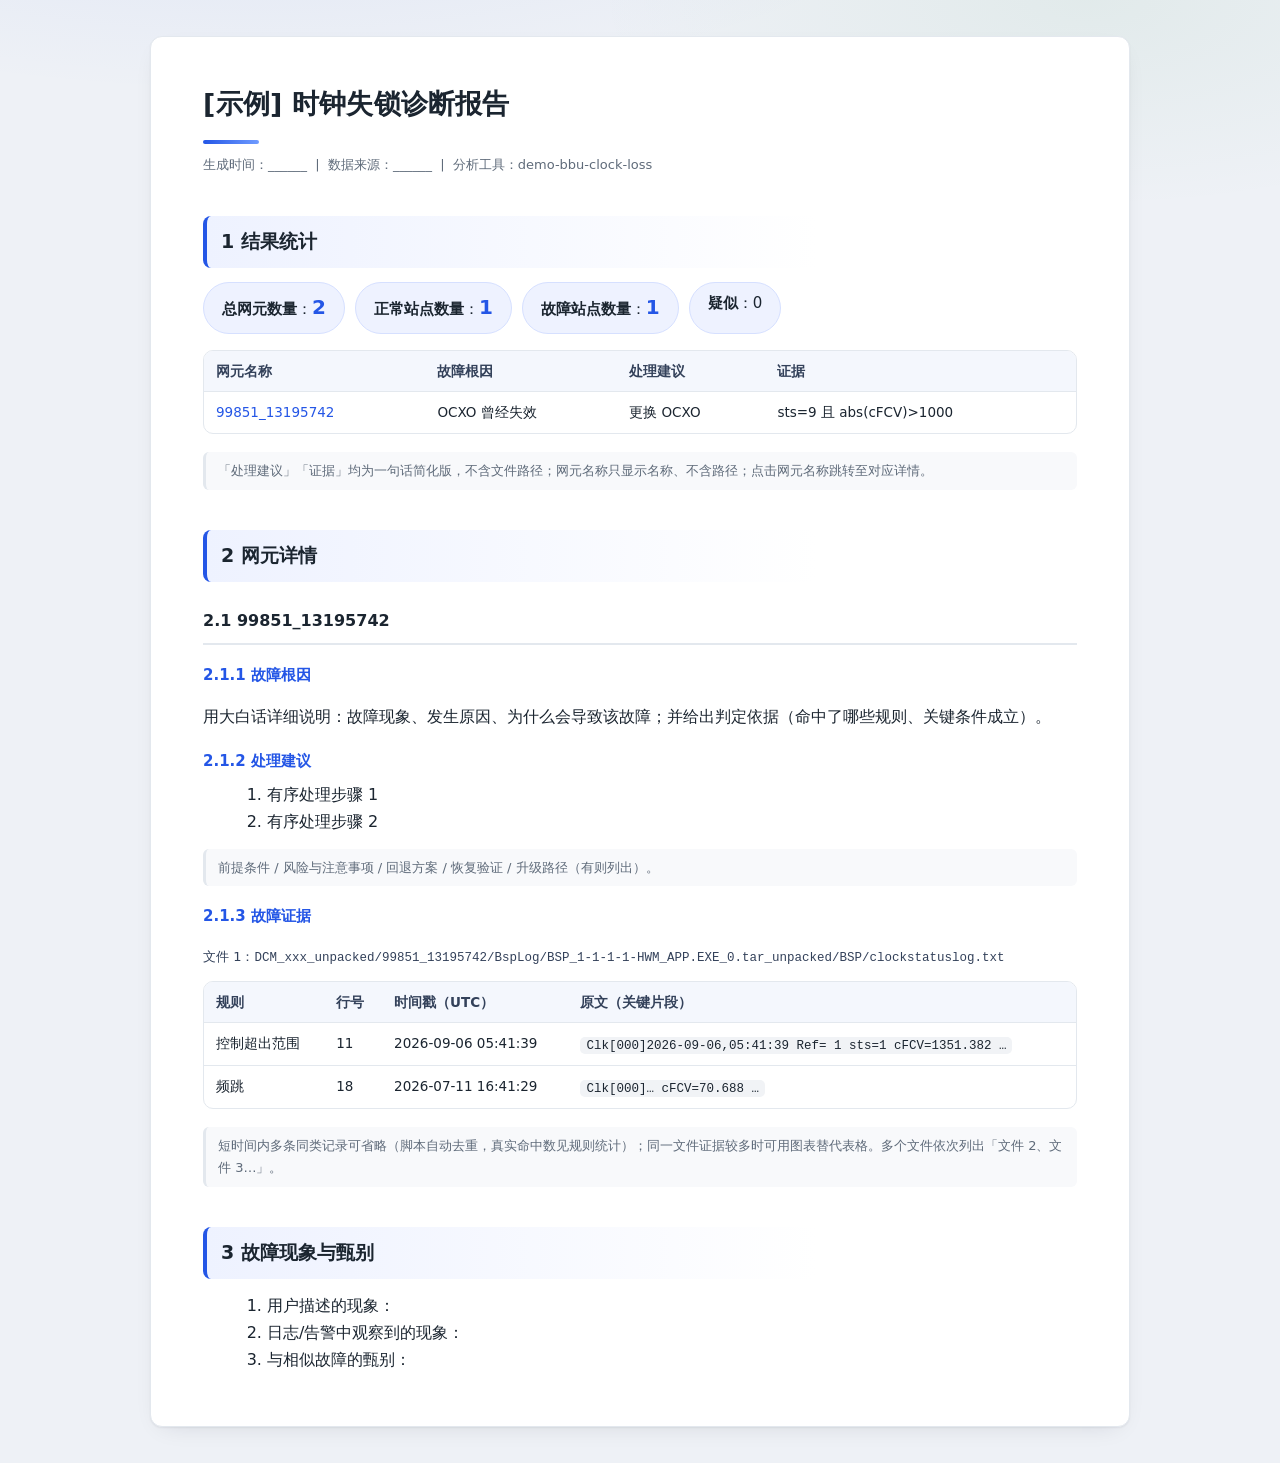
<file: examples/skills/demo-bbu-clock-loss/assets/report_template.html>
<!DOCTYPE html>
<html lang="zh-CN">
<head>
<meta charset="UTF-8">
<meta name="viewport" content="width=device-width, initial-scale=1.0">
<title>[示例] 时钟失锁诊断报告</title>
<style>
  :root {
    --ink:#1b2530; --muted:#5f6b7a; --line:#e3e8ee; --bg:#eef1f6;
    --accent:#2456e6; --accent-soft:#eef2ff; --danger:#d83931; --danger-soft:#fdf0ef;
    --ok:#1a7f37; --ok-soft:#eef7f0; --warn:#b58105; --warn-soft:#fdf6e3;
    --shadow:0 1px 2px rgba(16,24,40,.06), 0 8px 24px -12px rgba(16,24,40,.14);
    --radius:12px;
  }
  * { box-sizing: border-box; }
  html { scroll-behavior:smooth; }
  body { margin:0; padding:36px 16px; background:
         radial-gradient(1200px 400px at 20% -10%, rgba(36,86,230,.08), transparent 60%),
         radial-gradient(900px 380px at 85% 0%, rgba(26,127,55,.06), transparent 55%),
         var(--bg);
         color:var(--ink); font-family:"Segoe UI","PingFang SC","Microsoft YaHei",system-ui,sans-serif;
         line-height:1.68; -webkit-font-smoothing:antialiased; }
  .page { max-width:980px; margin:0 auto; background:#fff; border:1px solid var(--line);
          border-radius:var(--radius); box-shadow:var(--shadow); padding:44px 52px; }
  h1 { font-size:27px; margin:0 0 10px; font-weight:700; letter-spacing:.2px; }
  h1::after { content:""; display:block; width:56px; height:4px; margin-top:14px;
              border-radius:2px; background:linear-gradient(90deg,var(--accent),#6f9bff); }
  h2 { font-size:19px; margin:40px 0 14px; padding:10px 14px; border-radius:8px;
       background:linear-gradient(90deg,var(--accent-soft),transparent 70%);
       border-left:4px solid var(--accent); font-weight:600; }
  h3 { font-size:16px; margin:26px 0 10px; padding-bottom:8px; border-bottom:2px solid var(--line);
       scroll-margin-top:16px; font-weight:600; }
  h4 { font-size:15px; margin:18px 0 8px; color:var(--accent); font-weight:600; }
  table { border-collapse:separate; border-spacing:0; width:100%; margin:12px 0 18px;
          font-size:13.5px; border:1px solid var(--line); border-radius:10px; overflow:hidden; }
  th { background:#f4f7fd; font-weight:600; color:#33415a; }
  th,td { border-bottom:1px solid var(--line); padding:9px 12px; text-align:left; vertical-align:top; }
  tr:last-child td { border-bottom:none; }
  tbody tr:hover td { background:#fafbfe; }
  code { font-family:"SFMono-Regular",Consolas,"Courier New",monospace; font-size:12.5px;
         background:#f1f3f6; padding:1.5px 6px; border-radius:5px; word-break:break-all; }
  pre { background:#16202e; color:#dbe4f0; padding:15px 18px; border-radius:10px;
        overflow:auto; font-family:"SFMono-Regular",Consolas,"Courier New",monospace; font-size:12.5px;
        line-height:1.55; box-shadow:inset 0 1px 3px rgba(0,0,0,.3); }
  .meta { color:var(--muted); font-size:13px; margin:4px 0 8px; }
  a { color:var(--accent); text-decoration:none; }
  a:hover { text-decoration:underline; }
  .stats { font-size:15px; margin:10px 0 16px; display:flex; flex-wrap:wrap; gap:10px; }
  .stats b { font-weight:600; }
  .stats b.num { font-size:20px; font-weight:700; color:var(--accent); }
  .stats .pill { background:var(--accent-soft); border:1px solid #d6e0ff; border-radius:999px;
                 padding:8px 18px; display:inline-block; }
  .verdict { border:1px solid var(--line); border-left:4px solid var(--accent); border-radius:10px;
             padding:14px 20px; background:#fafbff; margin:14px 0; box-shadow:var(--shadow); }
  .badge { display:inline-block; padding:2px 10px; border-radius:999px; font-size:12px; font-weight:600;
           color:#fff; letter-spacing:.3px; }
  .badge.high { background:var(--ok); } .badge.medium { background:var(--warn); } .badge.low { background:var(--danger); }
  .hit { color:var(--ok); font-weight:600; } .miss { color:var(--danger); font-weight:600; }
  ul,ol { margin:8px 0 8px 24px; } ul li::marker { color:var(--accent); }
  .note { color:var(--muted); font-size:13px; background:#f8f9fb; border-left:3px solid var(--line);
          padding:8px 12px; border-radius:6px; }
  .filepath { font-size:13px; margin:16px 0 6px; color:#33415a; }
  .filepath code { background:transparent; padding:0; }
  .warn { background:var(--warn-soft); color:#7a5c00; padding:1px 5px; border-radius:4px; font-size:12px; }
  .todo { background:var(--warn-soft); color:#7a5c00; padding:1px 6px; border-radius:4px; font-size:12px;
          font-weight:600; }
  .toc { font-size:13px; margin:10px 0 24px; padding:12px 16px; background:#f7f9fd;
         border:1px solid var(--line); border-radius:10px; display:flex; flex-wrap:wrap; gap:6px 18px; }
  .toc a { color:var(--accent); text-decoration:none; font-weight:500; }
  .toc a:hover { text-decoration:underline; }
  @media print {
    body { background:#fff; padding:0; }
    .page { border:none; box-shadow:none; padding:0; max-width:none; }
    pre,table,tr { page-break-inside:avoid; }
    h2 { break-after:avoid; }
  }
  @media (max-width:640px) {
    body { padding:16px 8px; }
    .page { padding:26px 18px; border-radius:8px; }
    th,td { padding:7px 8px; }
  }
</style>
</head>
<body>
<div class="page">
  <h1>[示例] 时钟失锁诊断报告</h1>
  <p class="meta">生成时间：______ &nbsp;|&nbsp; 数据来源：______ &nbsp;|&nbsp; 分析工具：demo-bbu-clock-loss</p>

  <h2 id="s1">1 结果统计</h2>
  <p class="stats"><span class="pill"><b>总网元数量</b>：<b class="num">2</b></span> <span class="pill"><b>正常站点数量</b>：<b class="num">1</b></span> <span class="pill"><b>故障站点数量</b>：<b class="num">1</b></span> <span class="pill"><b>疑似</b>：0</span></p>
  <table>
    <tr><th>网元名称</th><th>故障根因</th><th>处理建议</th><th>证据</th></tr>
    <tr>
      <td><a href="#21-99851_13195742">99851_13195742</a></td>
      <td>OCXO 曾经失效</td>
      <td>更换 OCXO</td>
      <td>sts=9 且 abs(cFCV)&gt;1000</td>
    </tr>
  </table>
  <p class="note">「处理建议」「证据」均为一句话简化版，不含文件路径；网元名称只显示名称、不含路径；点击网元名称跳转至对应详情。</p>

  <h2 id="s2">2 网元详情</h2>

  <h3 id="21-99851_13195742">2.1 99851_13195742</h3>

  <h4>2.1.1 故障根因</h4>
  <p>用大白话详细说明：故障现象、发生原因、为什么会导致该故障；并给出判定依据（命中了哪些规则、关键条件成立）。</p>

  <h4>2.1.2 处理建议</h4>
  <ol>
    <li>有序处理步骤 1</li>
    <li>有序处理步骤 2</li>
  </ol>
  <p class="note">前提条件 / 风险与注意事项 / 回退方案 / 恢复验证 / 升级路径（有则列出）。</p>

  <h4>2.1.3 故障证据</h4>
  <p class="filepath">文件 1：<code>DCM_xxx_unpacked/99851_13195742/BspLog/BSP_1-1-1-1-HWM_APP.EXE_0.tar_unpacked/BSP/clockstatuslog.txt</code></p>
  <table>
    <tr><th>规则</th><th>行号</th><th>时间戳（UTC）</th><th>原文（关键片段）</th></tr>
    <tr><td>控制超出范围</td><td>11</td><td>2026-09-06 05:41:39</td><td><code>Clk[000]2026-09-06,05:41:39 Ref= 1 sts=1 cFCV=1351.382 …</code></td></tr>
    <tr><td>频跳</td><td>18</td><td>2026-07-11 16:41:29</td><td><code>Clk[000]… cFCV=70.688 …</code></td></tr>
  </table>
  <p class="note">短时间内多条同类记录可省略（脚本自动去重，真实命中数见规则统计）；同一文件证据较多时可用图表替代表格。多个文件依次列出「文件 2、文件 3…」。</p>

  <h2 id="s3">3 故障现象与甄别</h2>
  <ol>
    <li>用户描述的现象：</li>
    <li>日志/告警中观察到的现象：</li>
    <li>与相似故障的甄别：</li>
  </ol>
</div>
</body>
</html>
</file>
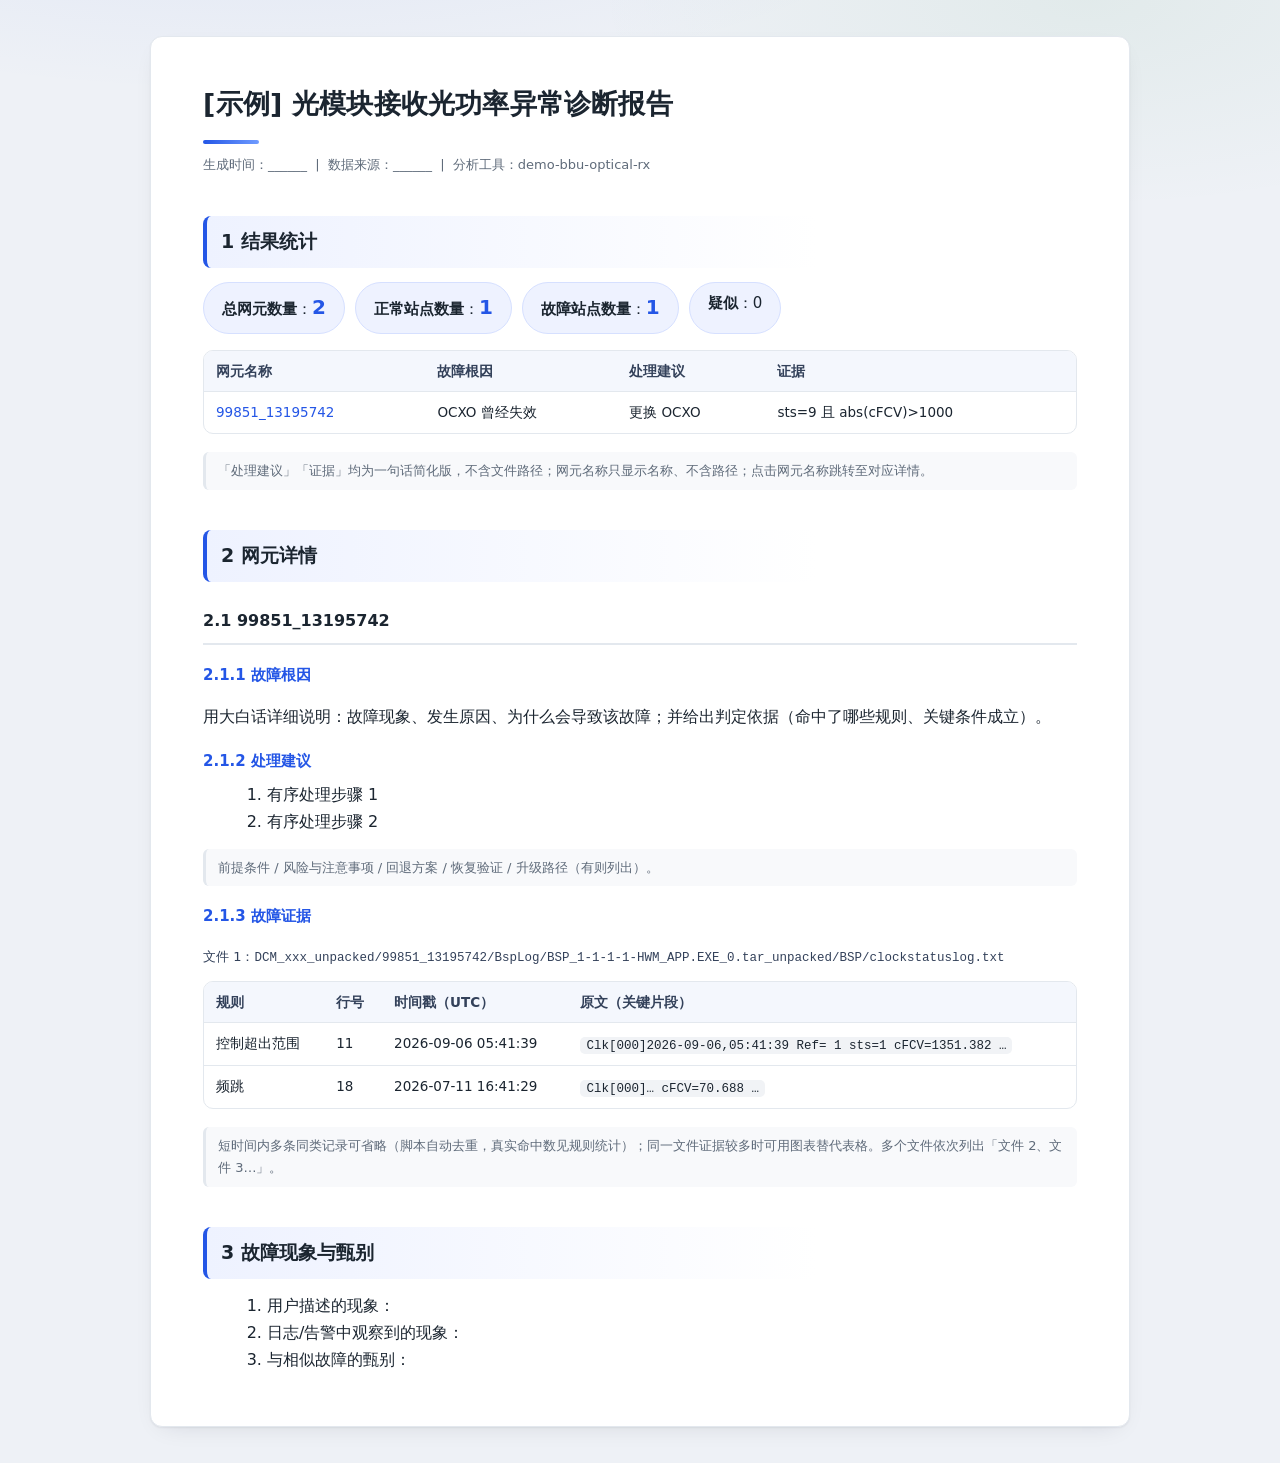
<file: examples/skills/demo-bbu-optical-rx/assets/report_template.html>
<!DOCTYPE html>
<html lang="zh-CN">
<head>
<meta charset="UTF-8">
<meta name="viewport" content="width=device-width, initial-scale=1.0">
<title>[示例] 光模块接收光功率异常诊断报告</title>
<style>
  :root {
    --ink:#1b2530; --muted:#5f6b7a; --line:#e3e8ee; --bg:#eef1f6;
    --accent:#2456e6; --accent-soft:#eef2ff; --danger:#d83931; --danger-soft:#fdf0ef;
    --ok:#1a7f37; --ok-soft:#eef7f0; --warn:#b58105; --warn-soft:#fdf6e3;
    --shadow:0 1px 2px rgba(16,24,40,.06), 0 8px 24px -12px rgba(16,24,40,.14);
    --radius:12px;
  }
  * { box-sizing: border-box; }
  html { scroll-behavior:smooth; }
  body { margin:0; padding:36px 16px; background:
         radial-gradient(1200px 400px at 20% -10%, rgba(36,86,230,.08), transparent 60%),
         radial-gradient(900px 380px at 85% 0%, rgba(26,127,55,.06), transparent 55%),
         var(--bg);
         color:var(--ink); font-family:"Segoe UI","PingFang SC","Microsoft YaHei",system-ui,sans-serif;
         line-height:1.68; -webkit-font-smoothing:antialiased; }
  .page { max-width:980px; margin:0 auto; background:#fff; border:1px solid var(--line);
          border-radius:var(--radius); box-shadow:var(--shadow); padding:44px 52px; }
  h1 { font-size:27px; margin:0 0 10px; font-weight:700; letter-spacing:.2px; }
  h1::after { content:""; display:block; width:56px; height:4px; margin-top:14px;
              border-radius:2px; background:linear-gradient(90deg,var(--accent),#6f9bff); }
  h2 { font-size:19px; margin:40px 0 14px; padding:10px 14px; border-radius:8px;
       background:linear-gradient(90deg,var(--accent-soft),transparent 70%);
       border-left:4px solid var(--accent); font-weight:600; }
  h3 { font-size:16px; margin:26px 0 10px; padding-bottom:8px; border-bottom:2px solid var(--line);
       scroll-margin-top:16px; font-weight:600; }
  h4 { font-size:15px; margin:18px 0 8px; color:var(--accent); font-weight:600; }
  table { border-collapse:separate; border-spacing:0; width:100%; margin:12px 0 18px;
          font-size:13.5px; border:1px solid var(--line); border-radius:10px; overflow:hidden; }
  th { background:#f4f7fd; font-weight:600; color:#33415a; }
  th,td { border-bottom:1px solid var(--line); padding:9px 12px; text-align:left; vertical-align:top; }
  tr:last-child td { border-bottom:none; }
  tbody tr:hover td { background:#fafbfe; }
  code { font-family:"SFMono-Regular",Consolas,"Courier New",monospace; font-size:12.5px;
         background:#f1f3f6; padding:1.5px 6px; border-radius:5px; word-break:break-all; }
  pre { background:#16202e; color:#dbe4f0; padding:15px 18px; border-radius:10px;
        overflow:auto; font-family:"SFMono-Regular",Consolas,"Courier New",monospace; font-size:12.5px;
        line-height:1.55; box-shadow:inset 0 1px 3px rgba(0,0,0,.3); }
  .meta { color:var(--muted); font-size:13px; margin:4px 0 8px; }
  a { color:var(--accent); text-decoration:none; }
  a:hover { text-decoration:underline; }
  .stats { font-size:15px; margin:10px 0 16px; display:flex; flex-wrap:wrap; gap:10px; }
  .stats b { font-weight:600; }
  .stats b.num { font-size:20px; font-weight:700; color:var(--accent); }
  .stats .pill { background:var(--accent-soft); border:1px solid #d6e0ff; border-radius:999px;
                 padding:8px 18px; display:inline-block; }
  .verdict { border:1px solid var(--line); border-left:4px solid var(--accent); border-radius:10px;
             padding:14px 20px; background:#fafbff; margin:14px 0; box-shadow:var(--shadow); }
  .badge { display:inline-block; padding:2px 10px; border-radius:999px; font-size:12px; font-weight:600;
           color:#fff; letter-spacing:.3px; }
  .badge.high { background:var(--ok); } .badge.medium { background:var(--warn); } .badge.low { background:var(--danger); }
  .hit { color:var(--ok); font-weight:600; } .miss { color:var(--danger); font-weight:600; }
  ul,ol { margin:8px 0 8px 24px; } ul li::marker { color:var(--accent); }
  .note { color:var(--muted); font-size:13px; background:#f8f9fb; border-left:3px solid var(--line);
          padding:8px 12px; border-radius:6px; }
  .filepath { font-size:13px; margin:16px 0 6px; color:#33415a; }
  .filepath code { background:transparent; padding:0; }
  .warn { background:var(--warn-soft); color:#7a5c00; padding:1px 5px; border-radius:4px; font-size:12px; }
  .todo { background:var(--warn-soft); color:#7a5c00; padding:1px 6px; border-radius:4px; font-size:12px;
          font-weight:600; }
  .toc { font-size:13px; margin:10px 0 24px; padding:12px 16px; background:#f7f9fd;
         border:1px solid var(--line); border-radius:10px; display:flex; flex-wrap:wrap; gap:6px 18px; }
  .toc a { color:var(--accent); text-decoration:none; font-weight:500; }
  .toc a:hover { text-decoration:underline; }
  @media print {
    body { background:#fff; padding:0; }
    .page { border:none; box-shadow:none; padding:0; max-width:none; }
    pre,table,tr { page-break-inside:avoid; }
    h2 { break-after:avoid; }
  }
  @media (max-width:640px) {
    body { padding:16px 8px; }
    .page { padding:26px 18px; border-radius:8px; }
    th,td { padding:7px 8px; }
  }
</style>
</head>
<body>
<div class="page">
  <h1>[示例] 光模块接收光功率异常诊断报告</h1>
  <p class="meta">生成时间：______ &nbsp;|&nbsp; 数据来源：______ &nbsp;|&nbsp; 分析工具：demo-bbu-optical-rx</p>

  <h2 id="s1">1 结果统计</h2>
  <p class="stats"><span class="pill"><b>总网元数量</b>：<b class="num">2</b></span> <span class="pill"><b>正常站点数量</b>：<b class="num">1</b></span> <span class="pill"><b>故障站点数量</b>：<b class="num">1</b></span> <span class="pill"><b>疑似</b>：0</span></p>
  <table>
    <tr><th>网元名称</th><th>故障根因</th><th>处理建议</th><th>证据</th></tr>
    <tr>
      <td><a href="#21-99851_13195742">99851_13195742</a></td>
      <td>OCXO 曾经失效</td>
      <td>更换 OCXO</td>
      <td>sts=9 且 abs(cFCV)&gt;1000</td>
    </tr>
  </table>
  <p class="note">「处理建议」「证据」均为一句话简化版，不含文件路径；网元名称只显示名称、不含路径；点击网元名称跳转至对应详情。</p>

  <h2 id="s2">2 网元详情</h2>

  <h3 id="21-99851_13195742">2.1 99851_13195742</h3>

  <h4>2.1.1 故障根因</h4>
  <p>用大白话详细说明：故障现象、发生原因、为什么会导致该故障；并给出判定依据（命中了哪些规则、关键条件成立）。</p>

  <h4>2.1.2 处理建议</h4>
  <ol>
    <li>有序处理步骤 1</li>
    <li>有序处理步骤 2</li>
  </ol>
  <p class="note">前提条件 / 风险与注意事项 / 回退方案 / 恢复验证 / 升级路径（有则列出）。</p>

  <h4>2.1.3 故障证据</h4>
  <p class="filepath">文件 1：<code>DCM_xxx_unpacked/99851_13195742/BspLog/BSP_1-1-1-1-HWM_APP.EXE_0.tar_unpacked/BSP/clockstatuslog.txt</code></p>
  <table>
    <tr><th>规则</th><th>行号</th><th>时间戳（UTC）</th><th>原文（关键片段）</th></tr>
    <tr><td>控制超出范围</td><td>11</td><td>2026-09-06 05:41:39</td><td><code>Clk[000]2026-09-06,05:41:39 Ref= 1 sts=1 cFCV=1351.382 …</code></td></tr>
    <tr><td>频跳</td><td>18</td><td>2026-07-11 16:41:29</td><td><code>Clk[000]… cFCV=70.688 …</code></td></tr>
  </table>
  <p class="note">短时间内多条同类记录可省略（脚本自动去重，真实命中数见规则统计）；同一文件证据较多时可用图表替代表格。多个文件依次列出「文件 2、文件 3…」。</p>

  <h2 id="s3">3 故障现象与甄别</h2>
  <ol>
    <li>用户描述的现象：</li>
    <li>日志/告警中观察到的现象：</li>
    <li>与相似故障的甄别：</li>
  </ol>
</div>
</body>
</html>
</file>
